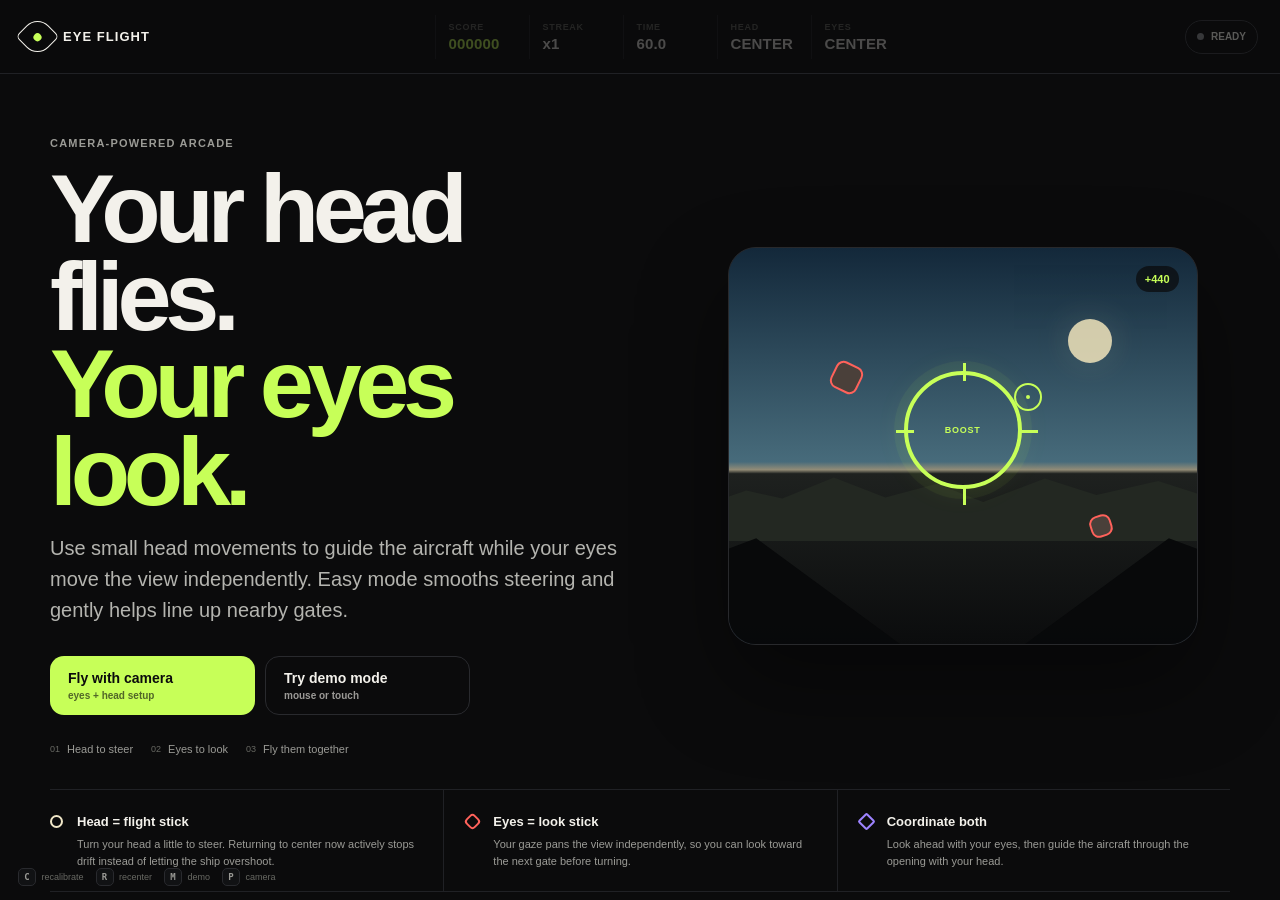
<file: index.html>
<!doctype html>
<html lang="en">
<head>
  <meta charset="utf-8" />
  <meta name="viewport" content="width=device-width,initial-scale=1,viewport-fit=cover,user-scalable=no" />
  <meta name="theme-color" content="#0b0b0c" />
  <meta name="description" content="Eye Flight is a first-person flying game where calibrated 3D head pose steers the aircraft and your eyes control the view." />
  <meta property="og:title" content="Eye Flight — Head Steers, Eyes Look" />
  <meta property="og:description" content="Move your head to fly the ship. Move your eyes to look around. Two independent controls, like left and right thumbsticks." />
  <meta property="og:type" content="website" />
  <meta name="twitter:card" content="summary" />
  <meta name="mobile-web-app-capable" content="yes" />
  <meta name="apple-mobile-web-app-capable" content="yes" />
  <meta name="apple-mobile-web-app-status-bar-style" content="black-translucent" />
  <link rel="manifest" href="./site.webmanifest" />
  <link rel="icon" href="./favicon.svg" type="image/svg+xml" />
  <link rel="stylesheet" href="./styles.css" />
  <title>Eye Flight — Head Steers, Eyes Look</title>
  <script>
  (function(){
    window.__eyeFlightBooted=false;
    function fail(message){
      var screen=document.getElementById("errorScreen");
      if(!screen)return;
      document.querySelectorAll(".screen").forEach(function(n){n.classList.remove("active")});
      document.getElementById("errorTitle").textContent="Eye Flight couldn't start";
      document.getElementById("errorMessage").textContent=message||"Something stopped the app before it finished loading.";
      document.getElementById("errorSteps").innerHTML="Reload this page in a current browser. If you use a content blocker, allow scripts and camera access for this site.";
      screen.classList.add("active");
    }
    window.addEventListener("error",function(e){if(!window.__eyeFlightBooted)fail(e.message)});
    window.addEventListener("unhandledrejection",function(e){
      if(!window.__eyeFlightBooted){
        var r=e.reason;fail(r&&r.message?r.message:String(r||"Startup failed."));
      }
    });
    window.addEventListener("DOMContentLoaded",function(){
      setTimeout(function(){if(!window.__eyeFlightBooted)fail("Eye Flight did not finish initializing.")},1800);
    });
  })();
  </script>
</head>
<body data-state="intro">
<div id="app">
  <video id="webcam" autoplay playsinline muted></video>
  <canvas id="probeCanvas" width="128" height="48"></canvas>
  <canvas id="gameCanvas"></canvas>

  <div id="gazeCursor" class="gaze-cursor" aria-hidden="true">
    <span class="cursor-ring"></span>
    <span class="cursor-dot"></span>
  </div>

  <header class="topbar">
    <a class="brand" href="#" aria-label="Eye Flight home">
      <span class="brand-icon" aria-hidden="true"><i></i></span>
      <span class="brand-name">EYE FLIGHT</span>
    </a>
    <div class="hud" aria-label="Game status">
      <div class="hud-item hud-score"><span>SCORE</span><b id="score">000000</b></div>
      <div class="hud-item"><span>STREAK</span><b id="combo">x1</b></div>
      <div class="hud-item"><span>TIME</span><b id="timer">60.0</b></div>
      <div class="hud-item hud-tech"><span>HEAD</span><b id="sensorMode">CENTER</b></div>
      <div class="hud-item hud-tech"><span id="precisionRate">EYES</span><b id="skipRate">LOOK</b></div>
    </div>
    <div class="top-actions">
      <div class="status-chip"><i id="modeDot"></i><span id="statePill">READY</span></div>
      <button id="recenterBtn" class="top-button recenter-button" type="button">Center</button>
      <button id="mobileCamBtn" class="top-button" type="button">Camera</button>
    </div>
  </header>

  <aside class="camera-card" id="cameraCard">
    <div class="camera-card-head">
      <div><small>CAMERA</small><strong>Live preview</strong></div>
      <button id="togglePreviewBtn" class="plain-icon" type="button" aria-label="Hide camera preview">−</button>
    </div>
    <div class="preview-wrap">
      <canvas id="previewCanvas" width="256" height="144"></canvas>
      <span class="live-label"><i></i>LIVE</span>
    </div>
    <label for="cameraSelect">Choose camera</label>
    <select id="cameraSelect" aria-label="Choose camera"></select>

    <div class="control-settings">
      <label for="steeringSelect">Steering feel</label>
      <select id="steeringSelect" aria-label="Steering feel">
        <option value="easy" selected>Easy — smooth + assisted</option>
        <option value="balanced">Balanced</option>
        <option value="direct">Direct — fast response</option>
      </select>

      <label for="lookSelect">Eye look</label>
      <select id="lookSelect" aria-label="Eye look feel">
        <option value="stable" selected>Stable — less jitter</option>
        <option value="normal">Normal</option>
        <option value="quick">Quick — faster camera</option>
      </select>
    </div>

    <p id="cameraStatus" class="camera-status">Waiting for camera…</p>
    <small class="camera-note">Easy steering is recommended while you learn the controls. Video stays in your browser.</small>
  </aside>

  <section class="screen active intro-screen" id="introScreen">
    <main class="landing">
      <div class="hero-copy">
        <p class="eyebrow">CAMERA-POWERED ARCADE</p>
        <h1>Your head flies.<br><em>Your eyes look.</em></h1>
        <p class="hero-lede">Use small head movements to guide the aircraft while your eyes move the view independently. Easy mode smooths steering and gently helps line up nearby gates.</p>
        <div class="hero-actions">
          <button id="startBtn" class="button button-primary" type="button"><span>Fly with camera</span><small>eyes + head setup</small></button>
          <button id="mouseBtn" class="button button-secondary" type="button"><span>Try demo mode</span><small>mouse or touch</small></button>
        </div>
        <div class="hero-meta">
          <span><i>01</i> Head to steer</span>
          <span><i>02</i> Eyes to look</span>
          <span><i>03</i> Fly them together</span>
        </div>
      </div>

      <div class="hero-visual" aria-hidden="true">
        <div class="demo-stage flight-demo">
          <div class="demo-sky"></div>
          <div class="demo-sun"></div>
          <div class="demo-ridge"></div>
          <div class="demo-flight-gate"><span>BOOST</span></div>
          <div class="demo-debris d1"></div>
          <div class="demo-debris d2"></div>
          <div class="demo-flight-gaze"></div>
          <div class="demo-cockpit left"></div>
          <div class="demo-cockpit right"></div>
          <div class="demo-score">+440</div>
        </div>
      </div>

      <div class="how-row">
        <article><span class="how-mark cyan"></span><div><strong>Head = flight stick</strong><p>Turn your head a little to steer. Returning to center now actively stops drift instead of letting the ship overshoot.</p></div></article>
        <article><span class="how-mark red"></span><div><strong>Eyes = look stick</strong><p>Your gaze pans the view independently, so you can look toward the next gate before turning.</p></div></article>
        <article><span class="how-mark violet"></span><div><strong>Coordinate both</strong><p>Look ahead with your eyes, then guide the aircraft through the opening with your head.</p></div></article>
      </div>

      <div id="mobileHint" class="mobile-hint">On phones, keep the selfie camera near eye level. The phone stays still; small head movements steer while your eyes control the view.</div>
      <div class="landing-foot"><span>Camera processing happens in-browser.</span><a href="./privacy.html" target="_blank" rel="noopener">Privacy</a></div>
    </main>
  </section>

  <section class="screen loading-screen" id="loadingScreen">
    <div class="modal-card loading-card">
      <div class="loader-mark"><i></i></div>
      <p class="eyebrow">SETTING UP</p>
      <h2 id="loadingTitle">Starting camera…</h2>
      <p id="loadingDetail">Checking browser support.</p>
      <div class="step-line"><i></i></div>
      <button id="loadingBackBtn" class="text-button" type="button">Cancel</button>
    </div>
  </section>

  <section class="screen calibration-screen" id="calibrationScreen">
    <div class="cal-copy">
      <div><p class="eyebrow" id="calEyebrow">PERSONAL GAZE SETUP</p><h2>Follow each dot with your eyes</h2><p id="calDescription">Keep your head still for eye calibration. Once you launch, head movement becomes the flight control.</p></div>
      <div class="cal-count"><span id="calStage">MAP</span><b id="calCounter">1 / 21</b></div>
    </div>
    <div id="calPoint" class="cal-point"><span class="cal-ring"></span><i></i></div>
    <div id="calWarning" class="warning"><strong>Can't see your eyes clearly.</strong><span>Face the camera and use even front lighting.</span></div>
    <div class="cal-bottom">
      <div class="progress"><i id="calProgress"></i></div>
      <div><span id="calBottomHint">Eyes only. Keep your head steady.</span><button id="calRestartBtn" class="text-button" type="button">Restart</button></div>
    </div>
  </section>

  <section class="screen ready-screen" id="readyScreen">
    <div class="ready-copy"><p class="eyebrow">READY</p><h2>Dual controls are ready.</h2><p>Center your head, look at the target, and hold to launch.</p></div>
    <div id="readyTarget" class="ready-target"><div id="readyProgress" class="ready-progress"></div><span class="ready-dot"></span><strong>LOOK HERE</strong></div>
    <div class="quality-card"><span>SETUP QUALITY</span><b id="qualityLabel">CALIBRATED</b><small id="qualityText">Look at the center and hold to begin.</small></div>
  </section>

  <section class="screen gameover-screen" id="gameOverScreen">
    <div class="results">
      <div class="results-score">
        <p class="eyebrow">FLIGHT COMPLETE</p><span>YOUR SCORE</span><h2 id="finalScore">000000</h2><p id="adaptiveSummary"></p>
        <div class="result-actions">
          <button id="replayBtn" class="button button-primary" type="button"><span>Play again</span></button>
          <button id="recalibrateBtn" class="button button-secondary" type="button"><span>Recalibrate</span></button>
        </div>
      </div>
      <div class="result-stats">
        <div><span>GATES</span><b id="statLocks">0</b></div>
        <div><span>BEST STREAK</span><b id="statChain">x0</b></div>
        <div><span>NEAR MISSES</span><b id="statSaccades">0</b></div>
        <div><span>BOOSTS</span><b id="statCaches">0</b></div>
        <div><span>PERFECT GATES</span><b id="statOverdrives">0</b></div>
        <div><span>VISION READS</span><b id="statPrecision">0</b></div>
      </div>
    </div>
  </section>

  <section class="screen error-screen" id="errorScreen">
    <div class="modal-card error-card">
      <div class="error-mark">!</div><p class="eyebrow">CAN'T CONTINUE</p><h2 id="errorTitle">Eye Flight couldn't start</h2><p id="errorMessage"></p><div id="errorSteps" class="error-steps"></div>
      <div class="error-actions"><button id="retryBtn" class="button button-primary" type="button"><span>Try again</span></button><button id="errorMouseBtn" class="button button-secondary" type="button"><span>Use demo mode</span></button></div>
    </div>
  </section>

  <div id="toast" class="toast" role="status" aria-live="polite"></div>
  <div id="overdriveBadge" class="overdrive-badge"><span>BOOST</span><b id="overdriveTime">6.0</b><small>×2</small></div>

  <footer class="footer">
    <span><kbd>C</kbd> recalibrate</span><span><kbd>R</kbd> recenter</span><span><kbd>M</kbd> demo</span><span><kbd>P</kbd> camera</span>
  </footer>
</div>
<script src="./app.js" defer></script>
</body>
</html>
</file>
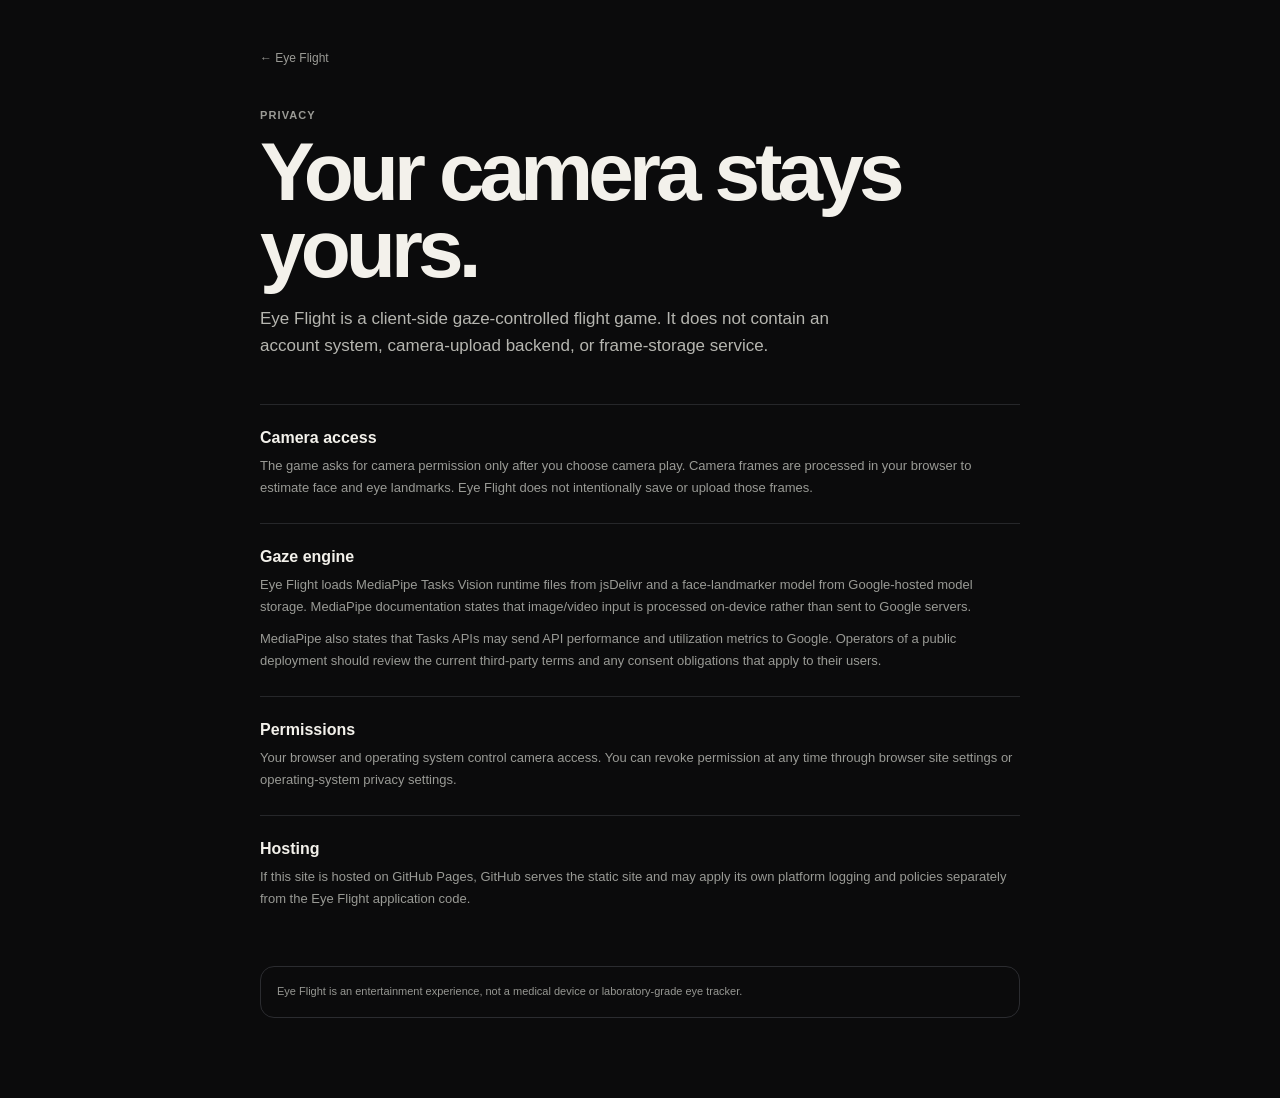
<file: privacy.html>
<!doctype html>
<html lang="en"><head><meta charset="utf-8"/><meta name="viewport" content="width=device-width,initial-scale=1,viewport-fit=cover"/><meta name="theme-color" content="#0b0b0c"/><link rel="icon" href="./favicon.svg" type="image/svg+xml"/><title>Eye Flight — Privacy</title>
<style>
:root{color-scheme:dark;font-family:Inter,ui-sans-serif,-apple-system,BlinkMacSystemFont,"Segoe UI",Roboto,Helvetica,Arial,sans-serif;background:#0b0b0c;color:#f3f1eb}*{box-sizing:border-box}body{margin:0;background:#0b0b0c}main{width:min(760px,calc(100% - 32px));margin:0 auto;padding:48px 0 80px}.back{display:inline-block;margin-bottom:44px;color:#9b9b96;text-decoration:none;font-size:12px}.back:hover{color:#f3f1eb}.eyebrow{margin:0;color:#9b9b96;font-size:11px;font-weight:800;letter-spacing:.1em}h1{margin:12px 0 18px;font-size:clamp(48px,8vw,82px);line-height:.94;letter-spacing:-.06em}.lead{max-width:620px;margin:0 0 44px;color:#b6b6b0;font-size:17px;line-height:1.6}section{padding:24px 0;border-top:1px solid #26272a}section h2{margin:0 0 8px;font-size:16px}section p{margin:0;color:#999a95;font-size:13px;line-height:1.7}section p+p{margin-top:10px}strong{color:#e9e7e1}.note{margin-top:32px;padding:16px;border:1px solid #2b2c30;border-radius:14px;color:#969792;font-size:11px;line-height:1.6}
</style></head><body><main>
<a class="back" href="./">← Eye Flight</a><p class="eyebrow">PRIVACY</p><h1>Your camera stays yours.</h1>
<p class="lead">Eye Flight is a client-side gaze-controlled flight game. It does not contain an account system, camera-upload backend, or frame-storage service.</p>
<section><h2>Camera access</h2><p>The game asks for camera permission only after you choose camera play. Camera frames are processed in your browser to estimate face and eye landmarks. Eye Flight does not intentionally save or upload those frames.</p></section>
<section><h2>Gaze engine</h2><p>Eye Flight loads MediaPipe Tasks Vision runtime files from jsDelivr and a face-landmarker model from Google-hosted model storage. MediaPipe documentation states that image/video input is processed on-device rather than sent to Google servers.</p><p>MediaPipe also states that Tasks APIs may send API performance and utilization metrics to Google. Operators of a public deployment should review the current third-party terms and any consent obligations that apply to their users.</p></section>
<section><h2>Permissions</h2><p>Your browser and operating system control camera access. You can revoke permission at any time through browser site settings or operating-system privacy settings.</p></section>
<section><h2>Hosting</h2><p>If this site is hosted on GitHub Pages, GitHub serves the static site and may apply its own platform logging and policies separately from the Eye Flight application code.</p></section>
<div class="note">Eye Flight is an entertainment experience, not a medical device or laboratory-grade eye tracker.</div>
</main></body></html>
</file>
<file: styles.css>
:root{
  --bg:#0b0b0c;--panel:#151618;--panel2:#1a1b1e;--line:#292a2e;--line2:#202125;
  --text:#f3f1eb;--muted:#9b9b96;--muted2:#686963;--lime:#c7ff58;--red:#ff625b;--violet:#9d83ff;--cream:#f0e7c8;
  --topbar:74px;--safe-top:env(safe-area-inset-top,0px);--safe-right:env(safe-area-inset-right,0px);
  --safe-bottom:env(safe-area-inset-bottom,0px);--safe-left:env(safe-area-inset-left,0px);
  color-scheme:dark;font-family:Inter,ui-sans-serif,-apple-system,BlinkMacSystemFont,"Segoe UI",Roboto,Helvetica,Arial,sans-serif;
}
*{box-sizing:border-box} html,body,#app{width:100%;height:100%;margin:0} html,body{background:var(--bg)}
body{overflow:hidden;color:var(--text);-webkit-font-smoothing:antialiased;text-rendering:optimizeLegibility}
button,select{font:inherit} button{cursor:pointer} a{color:inherit}
#app{position:relative;height:100dvh;overflow:hidden;background:var(--bg)}
#webcam,#probeCanvas{position:fixed;left:-10000px;top:-10000px;width:2px;height:2px;opacity:0;pointer-events:none}
#gameCanvas{position:absolute;inset:0;width:100%;height:100%;display:block;z-index:1}

/* top bar */
.topbar{
  position:absolute;z-index:30;left:0;right:0;top:0;height:calc(var(--topbar) + var(--safe-top));
  padding:var(--safe-top) max(22px,var(--safe-right)) 0 max(22px,var(--safe-left));
  display:flex;align-items:center;gap:24px;background:rgba(11,11,12,.96);border-bottom:1px solid var(--line2)
}
.brand{display:flex;align-items:center;gap:10px;text-decoration:none;white-space:nowrap}
.brand-icon{width:31px;height:31px;border:1.5px solid var(--text);border-radius:50% 16% 50% 16%;transform:rotate(45deg);display:grid;place-items:center}
.brand-icon i{width:8px;height:8px;border-radius:50%;background:var(--lime);display:block}
.brand-name{font-size:13px;font-weight:800;letter-spacing:.08em}
.hud{flex:1;display:flex;justify-content:center;gap:6px;min-width:0}
.hud-item{min-width:88px;padding:7px 12px;border-left:1px solid var(--line2)}
.hud-item span{display:block;font-size:9px;color:var(--muted2);letter-spacing:.08em;font-weight:700}
.hud-item b{display:block;margin-top:3px;font-size:15px;letter-spacing:.01em}
.hud-score b{color:var(--lime)}
.top-actions{margin-left:auto;display:flex;align-items:center;gap:8px}
.status-chip{display:flex;align-items:center;gap:7px;height:34px;padding:0 11px;border:1px solid var(--line);border-radius:999px;color:var(--muted);font-size:10px;font-weight:700}
.status-chip i{width:7px;height:7px;border-radius:50%;background:#5b5c5f}
body[data-state=play] .status-chip i{background:var(--lime)}
body[data-state=calibrate] .status-chip i,body[data-state=validate] .status-chip i,body[data-state=headsetup] .status-chip i{background:var(--violet)}
.top-button{display:none;height:34px;padding:0 12px;border:1px solid var(--line);border-radius:10px;background:var(--panel);color:var(--text);font-size:11px;font-weight:700}

/* generic */
.screen{position:absolute;z-index:20;left:0;right:0;top:calc(var(--topbar) + var(--safe-top));bottom:0;display:none;overflow:auto;background:var(--bg)}
.screen.active{display:block}
.eyebrow{margin:0;color:var(--muted);font-size:11px;font-weight:800;letter-spacing:.11em}
.button{border:0;border-radius:14px;min-height:56px;padding:13px 18px;text-align:left;transition:transform .15s ease,background .15s ease,border-color .15s ease}
.button span{display:block;font-size:14px;font-weight:800}.button small{display:block;margin-top:4px;font-size:10px;font-weight:600;opacity:.62}
.button-primary{background:var(--lime);color:#0b0b0c}.button-primary:hover{background:#d3ff79;transform:translateY(-1px)}
.button-secondary{background:transparent;color:var(--text);border:1px solid var(--line)}.button-secondary:hover{background:var(--panel);transform:translateY(-1px)}
.text-button{border:0;padding:6px 0;background:transparent;color:var(--muted);font-size:11px;font-weight:700}.text-button:hover{color:var(--text)}
button:focus-visible,select:focus-visible,a:focus-visible{outline:2px solid var(--lime);outline-offset:3px}

/* landing */
.intro-screen{background:var(--bg)}
.landing{
  width:min(1180px,calc(100% - 44px));min-height:calc(100% - 34px);margin:0 auto;padding:clamp(48px,7vh,86px) 0 34px;
  display:grid;grid-template-columns:1.05fr .95fr;grid-template-areas:"copy visual" "how how" "mobile mobile" "foot foot";
  gap:34px 54px;align-items:center
}
.hero-copy{grid-area:copy;align-self:center}
.hero-copy h1{margin:16px 0 18px;font-size:clamp(58px,7.6vw,104px);line-height:.9;letter-spacing:-.065em;font-weight:800}
.hero-copy h1 em{color:var(--lime);font-style:normal}
.hero-lede{width:min(620px,100%);margin:0;color:#b4b4af;font-size:clamp(16px,1.7vw,20px);line-height:1.55}
.hero-actions{display:flex;gap:10px;margin-top:30px}.hero-actions .button{min-width:205px}
.hero-meta{display:flex;flex-wrap:wrap;gap:10px 18px;margin-top:28px;color:var(--muted);font-size:11px}
.hero-meta span{display:flex;align-items:center;gap:7px}.hero-meta i{font-style:normal;color:var(--muted2);font-size:9px}
.hero-visual{grid-area:visual;display:grid;place-items:center;min-height:430px}
.demo-stage{position:relative;width:min(410px,36vw);aspect-ratio:1;border-radius:50%;background:#111214;border:1px solid #242529;box-shadow:0 40px 100px rgba(0,0,0,.36)}
.demo-stage:before{content:"";position:absolute;inset:11%;border-radius:50%;border:1px solid #202125}
.demo-stage:after{content:"";position:absolute;inset:27%;border-radius:50%;border:1px solid #1d1e21}
.demo-target{position:absolute;width:92px;height:92px;left:50%;top:46%;transform:translate(-50%,-50%);border:2px solid var(--cream);border-radius:50%;display:grid;place-items:center;box-shadow:0 0 0 10px rgba(240,231,200,.04)}
.demo-target span{width:8px;height:8px;border-radius:50%;background:var(--cream)}
.demo-gaze{position:absolute;width:26px;height:26px;left:58%;top:34%;border:2px solid var(--lime);border-radius:50%}.demo-gaze:after{content:"";position:absolute;width:4px;height:4px;border-radius:50%;background:var(--lime);left:9px;top:9px}
.demo-danger{position:absolute;width:28px;height:28px;background:var(--red);border-radius:7px;transform:rotate(45deg)}.d1{left:18%;top:26%}.d2{right:17%;bottom:25%}
.demo-shard{position:absolute;width:18px;height:18px;border:2px solid var(--violet);transform:rotate(45deg)}.s1{left:26%;bottom:21%}.s2{right:21%;top:23%}
.demo-score{position:absolute;right:13%;top:50%;font-size:14px;font-weight:800;color:var(--lime)}
.how-row{grid-area:how;display:grid;grid-template-columns:repeat(3,1fr);border-top:1px solid var(--line2);border-bottom:1px solid var(--line2)}
.how-row article{display:flex;gap:14px;padding:22px 22px 22px 0}.how-row article+article{padding-left:22px;border-left:1px solid var(--line2)}
.how-mark{flex:0 0 auto;width:13px;height:13px;margin-top:3px;border-radius:50%;border:2px solid currentColor}.how-mark.cyan{color:var(--cream)}
.how-mark.red{color:var(--red);border-radius:4px;transform:rotate(45deg)}.how-mark.violet{color:var(--violet);border-radius:2px;transform:rotate(45deg)}
.how-row strong{font-size:13px}.how-row p{margin:6px 0 0;color:var(--muted);font-size:11px;line-height:1.5}
.mobile-hint{grid-area:mobile;display:none;color:var(--muted);font-size:11px;line-height:1.5}
.landing-foot{grid-area:foot;display:flex;justify-content:space-between;gap:20px;color:var(--muted2);font-size:10px}.landing-foot a{text-decoration:none;color:var(--muted)}.landing-foot a:hover{color:var(--text)}

/* camera */
.camera-card{position:absolute;z-index:55;right:18px;top:calc(var(--topbar) + var(--safe-top) + 14px);width:286px;display:none;padding:14px;border:1px solid var(--line);border-radius:18px;background:#111214;box-shadow:0 24px 80px rgba(0,0,0,.48)}
.camera-card.visible{display:block}.camera-card-head{display:flex;align-items:center;justify-content:space-between;margin-bottom:10px}
.camera-card-head small{display:block;color:var(--muted2);font-size:8px;font-weight:800;letter-spacing:.08em}.camera-card-head strong{display:block;margin-top:2px;font-size:12px}
.plain-icon{width:31px;height:31px;border:1px solid var(--line);border-radius:9px;background:transparent;color:var(--text)}
.preview-wrap{position:relative;overflow:hidden;border-radius:12px;background:#050505}#previewCanvas{display:block;width:100%;height:auto;transform:scaleX(-1)}
.live-label{position:absolute;left:8px;bottom:8px;display:flex;align-items:center;gap:5px;padding:4px 6px;background:rgba(0,0,0,.64);border-radius:999px;font-size:8px;font-weight:800}
.live-label i{width:6px;height:6px;border-radius:50%;background:var(--lime)}
.camera-card.preview-hidden .preview-wrap{display:none}.camera-card label{display:block;margin:12px 0 6px;color:var(--muted);font-size:10px;font-weight:700}
.camera-card select{width:100%;border:1px solid var(--line);background:#0e0f10;color:var(--text);border-radius:10px;padding:10px 11px;outline:none}
.control-settings{display:grid;grid-template-columns:1fr;gap:0;margin-top:8px;padding-top:4px;border-top:1px solid var(--line2)}
.control-settings label{margin-top:9px}
.camera-status{margin:10px 0 0;color:var(--muted);font-size:10px}.camera-note{display:block;margin-top:6px;color:var(--muted2);line-height:1.45}

/* modal/error */
.loading-screen,.error-screen{display:none;place-items:center;padding:26px}.loading-screen.active,.error-screen.active{display:grid}
.modal-card{width:min(520px,100%);border:1px solid var(--line);border-radius:22px;background:var(--panel);padding:34px}.loading-card{text-align:center}
.loader-mark{width:52px;height:52px;margin:0 auto 22px;border:1px solid #303136;border-radius:50%;display:grid;place-items:center}.loader-mark i{width:14px;height:14px;border-radius:50%;background:var(--lime);animation:loaderPulse 1s ease-in-out infinite alternate}
@keyframes loaderPulse{to{transform:scale(.65);opacity:.45}}
.loading-card h2,.error-card h2{margin:10px 0 8px;font-size:30px;letter-spacing:-.035em}.loading-card>p:not(.eyebrow),.error-card>p:not(.eyebrow){margin:0;color:var(--muted);line-height:1.5}
.step-line{height:3px;margin:28px 0 18px;background:#222327;overflow:hidden;border-radius:999px}.step-line i{display:block;width:38%;height:100%;background:var(--lime);animation:loadSlide 1.2s ease-in-out infinite alternate}
@keyframes loadSlide{to{transform:translateX(165%)}}
.error-mark{width:42px;height:42px;margin-bottom:20px;border-radius:50%;border:1px solid #733633;color:var(--red);display:grid;place-items:center;font-weight:900}
.error-steps{margin:18px 0;padding:14px;background:#101113;border-radius:12px;color:#b5b5b0;font-size:11px;line-height:1.55}.error-actions{display:flex;gap:8px}.error-actions .button{flex:1}

/* calibration */
.calibration-screen{overflow:hidden;background:#0b0b0c}.cal-copy{position:absolute;z-index:3;left:26px;right:26px;top:24px;display:flex;align-items:flex-start;justify-content:space-between;gap:24px}
.cal-copy h2{margin:7px 0 5px;font-size:24px;letter-spacing:-.03em}.cal-copy>div>p:last-child{margin:0;color:var(--muted);font-size:11px}
.cal-count{min-width:110px;text-align:right}.cal-count span{display:block;color:var(--muted2);font-size:9px;font-weight:800}.cal-count b{display:block;margin-top:4px;font-size:16px}
.cal-point{position:fixed;z-index:32;width:66px;height:66px;margin:-33px 0 0 -33px;border-radius:50%}.cal-ring{position:absolute;inset:0;border:2px solid var(--cream);border-radius:50%;box-shadow:0 0 0 8px rgba(240,231,200,.04);animation:calBreath 1s ease-in-out infinite alternate}
@keyframes calBreath{to{transform:scale(.88);opacity:.72}}.cal-point i{position:absolute;left:29px;top:29px;width:8px;height:8px;border-radius:50%;background:var(--lime)}
.warning{position:absolute;z-index:3;left:50%;bottom:92px;transform:translateX(-50%);width:min(520px,calc(100% - 32px));display:flex;gap:8px;align-items:center;justify-content:center;padding:10px 12px;border-radius:10px;background:#2a1515;color:#ffb1ac;font-size:10px;opacity:0;transition:opacity .15s}
.warning.visible{opacity:1}.warning span{color:#d58f8b}.warning.guidance{background:#171b12;color:#d7ecae}.warning.guidance span{color:#9fb17d}
.cal-bottom{position:absolute;z-index:3;left:50%;bottom:20px;transform:translateX(-50%);width:min(580px,calc(100% - 36px))}
.progress{height:4px;background:#242529;overflow:hidden;border-radius:999px}.progress i{display:block;width:0;height:100%;background:var(--lime);transition:width .16s}
.cal-bottom>div:last-child{display:flex;justify-content:space-between;align-items:center;margin-top:8px;color:var(--muted);font-size:10px}

/* ready */
.ready-screen{overflow:hidden;background:#0b0b0c}.ready-copy{position:absolute;top:34px;left:50%;width:min(620px,calc(100% - 40px));transform:translateX(-50%);text-align:center}
.ready-copy h2{margin:7px 0 5px;font-size:30px;letter-spacing:-.04em}.ready-copy>p:last-child{margin:0;color:var(--muted);font-size:12px}
.ready-target{position:fixed;width:190px;height:190px;margin:-95px 0 0 -95px;border-radius:50%;border:1px solid #37383c;display:grid;place-items:center}
.ready-target:before{content:"";position:absolute;inset:18px;border:1px solid #25262a;border-radius:50%}.ready-target strong{position:absolute;bottom:43px;font-size:10px;letter-spacing:.08em}
.ready-dot{width:12px;height:12px;border-radius:50%;background:var(--lime)}
.ready-progress{position:absolute;inset:-8px;border-radius:50%;--p:0deg;background:conic-gradient(var(--lime) var(--p),#1e1f22 0);-webkit-mask:radial-gradient(transparent 73%,#000 74%);mask:radial-gradient(transparent 73%,#000 74%)}
.quality-card{position:absolute;left:50%;bottom:28px;width:min(390px,calc(100% - 36px));transform:translateX(-50%);text-align:center}
.quality-card span{display:block;color:var(--muted2);font-size:8px;font-weight:800;letter-spacing:.08em}.quality-card b{display:block;margin-top:5px;font-size:11px}.quality-card small{display:block;margin-top:4px;color:var(--muted)}

/* cursor */
.gaze-cursor{position:fixed;z-index:70;left:50%;top:50%;width:34px;height:34px;margin:-17px 0 0 -17px;pointer-events:none;opacity:0;transform:scale(.8);transition:opacity .08s linear,transform .08s linear}
.gaze-cursor.visible{opacity:1;transform:scale(1)}.cursor-ring{position:absolute;inset:7px;border:2px solid var(--lime);border-radius:50%}.cursor-dot{position:absolute;left:15px;top:15px;width:4px;height:4px;border-radius:50%;background:var(--lime)}
.gaze-cursor.lost .cursor-ring{border-color:var(--red)}.gaze-cursor.lost .cursor-dot{background:var(--red)}
body[data-state=intro] .gaze-cursor,body[data-state=loading] .gaze-cursor,body[data-state=calibrate] .gaze-cursor,body[data-state=validate] .gaze-cursor,body[data-state=headsetup] .gaze-cursor,body[data-state=gameover] .gaze-cursor,body[data-state=error] .gaze-cursor{opacity:0!important}

/* results */
.gameover-screen{padding:clamp(28px,6vh,64px) 28px}.results{width:min(920px,100%);margin:0 auto;display:grid;grid-template-columns:1.05fr .95fr;gap:16px}
.results-score,.result-stats{border:1px solid var(--line);border-radius:22px;background:var(--panel)}.results-score{padding:36px}.results-score>span{display:block;margin-top:28px;color:var(--muted);font-size:10px;font-weight:800}
.results-score h2{margin:4px 0 10px;color:var(--lime);font-size:clamp(58px,8vw,90px);line-height:1;letter-spacing:-.06em}
.results-score>p:last-of-type{min-height:32px;color:var(--muted);font-size:11px;line-height:1.5}.result-actions{display:flex;gap:8px;margin-top:24px}.result-actions .button{flex:1}
.result-stats{padding:10px;display:grid;grid-template-columns:repeat(2,1fr);gap:8px}.result-stats div{min-height:96px;padding:16px;border:1px solid var(--line2);border-radius:14px;background:#121315}
.result-stats span{display:block;color:var(--muted2);font-size:8px;font-weight:800;letter-spacing:.08em}.result-stats b{display:block;margin-top:10px;font-size:22px}

/* transient */
.toast{position:absolute;z-index:80;top:calc(var(--topbar) + var(--safe-top) + 14px);left:50%;transform:translate(-50%,-5px);padding:9px 13px;border-radius:999px;background:var(--text);color:#0b0b0c;font-size:10px;font-weight:800;opacity:0;transition:.12s;pointer-events:none}
.toast.visible{opacity:1;transform:translate(-50%,0)}
.overdrive-badge{position:absolute;z-index:45;top:calc(var(--topbar) + var(--safe-top) + 14px);left:50%;transform:translateX(-50%);display:none;align-items:center;gap:8px;padding:9px 12px;border-radius:999px;background:var(--violet);color:#0b0b0c;font-size:10px;font-weight:900}
.overdrive-badge.visible{display:flex}.overdrive-badge b{font-size:12px}.overdrive-badge small{font-size:9px}
.footer{position:absolute;z-index:25;left:18px;bottom:max(14px,var(--safe-bottom));display:flex;gap:12px;color:var(--muted2);font-size:9px}
kbd{display:inline-grid;place-items:center;min-width:18px;height:18px;margin-right:3px;border:1px solid var(--line);border-radius:5px;background:#111214;color:var(--muted);font:700 9px ui-monospace,monospace}
body[data-state=intro] .hud{opacity:.28}body[data-state=intro] .status-chip{opacity:.55}body[data-state=play] .hud-score b{font-size:18px}

/* responsive */
@media(max-width:980px){.hud-tech{display:none}.landing{grid-template-columns:1fr .82fr;gap:30px}.hero-copy h1{font-size:clamp(56px,9vw,84px)}.demo-stage{width:min(340px,38vw)}}
@media(max-width:760px),(pointer:coarse){
  :root{--topbar:62px}
  #app{height:100dvh}.topbar{gap:10px;padding-left:max(10px,var(--safe-left));padding-right:max(10px,var(--safe-right))}
  .brand{gap:7px}.brand-icon{width:28px;height:28px}.brand-name{font-size:11px}
  .hud{justify-content:flex-end;gap:0}.hud-item{min-width:auto;padding:5px 9px}.hud-item span{font-size:7px}.hud-item b{font-size:13px}.hud-score b{font-size:14px}
  .hud-item:nth-child(2){display:none}.status-chip{display:none}.top-button{display:block}.footer{display:none}
  .landing{width:min(calc(100% - 28px),620px);min-height:auto;padding:32px 0 calc(34px + var(--safe-bottom));grid-template-columns:1fr;grid-template-areas:"copy" "visual" "how" "mobile" "foot";gap:26px}
  .hero-copy h1{margin-top:13px;font-size:clamp(49px,15vw,72px);line-height:.92}.hero-lede{font-size:15px;line-height:1.52}
  .hero-actions{display:grid;grid-template-columns:1fr}.hero-actions .button{width:100%;min-height:60px}.hero-meta{gap:8px 14px}
  .hero-visual{min-height:0}.demo-stage{width:min(82vw,320px)}.how-row{grid-template-columns:1fr}.how-row article{padding:16px 0}.how-row article+article{padding-left:0;border-left:0;border-top:1px solid var(--line2)}
  .mobile-hint{display:block}.landing-foot{font-size:9px}
  .camera-card.visible{display:none!important;position:fixed;left:10px;right:10px;top:calc(var(--topbar) + var(--safe-top) + 8px);width:auto;max-height:calc(100dvh - var(--topbar) - var(--safe-top) - 18px);overflow:auto}
  .camera-card.visible.mobile-open{display:block!important}.camera-card.visible.mobile-open .preview-wrap{display:block}
  .cal-copy{left:16px;right:16px;top:18px}.cal-copy h2{font-size:19px}.cal-copy>div>p:last-child{max-width:250px;font-size:10px}.cal-count{min-width:76px}.cal-count b{font-size:14px}
  .cal-point{width:72px;height:72px;margin:-36px 0 0 -36px}.cal-point i{left:32px;top:32px}.cal-bottom{bottom:calc(16px + var(--safe-bottom))}
  .ready-copy{top:22px}.ready-copy h2{font-size:24px}.ready-target{width:174px;height:174px;margin:-87px 0 0 -87px}.quality-card{bottom:calc(20px + var(--safe-bottom))}
  .gaze-cursor{width:38px;height:38px;margin:-19px 0 0 -19px}.cursor-ring{inset:8px}.cursor-dot{left:17px;top:17px}
  .gameover-screen{padding:24px 16px calc(30px + var(--safe-bottom))}.results{grid-template-columns:1fr}.results-score{padding:26px 22px}.result-stats{grid-template-columns:repeat(3,1fr)}.result-stats div{min-height:82px;padding:12px}.result-stats b{font-size:18px}
  body[data-state=calibrate] #app,body[data-state=validate] #app,body[data-state=headsetup] #app,body[data-state=ready] #app,body[data-state=play] #app{height:100svh}
}
@media(max-width:420px){.brand-name{display:none}.hud-item{padding-inline:7px}.landing{width:calc(100% - 24px)}.hero-copy h1{font-size:clamp(46px,15vw,64px)}.result-stats{grid-template-columns:repeat(2,1fr)}}
@media(pointer:coarse) and (orientation:landscape) and (max-height:520px){
  :root{--topbar:54px}.landing{width:min(calc(100% - 28px),960px);grid-template-columns:1fr 1fr;grid-template-areas:"copy visual" "foot foot";padding:18px 0 calc(18px + var(--safe-bottom));gap:18px 26px}
  .hero-copy h1{font-size:46px}.hero-lede{font-size:12px}.hero-actions{grid-template-columns:1fr 1fr;margin-top:18px}.hero-meta,.how-row,.mobile-hint{display:none}.demo-stage{width:min(39vh,250px)}
  .cal-copy{top:10px}.cal-copy>div>p:last-child{display:none}.cal-bottom{bottom:8px}.ready-copy{top:10px}.quality-card{bottom:8px}
}
@media(prefers-reduced-motion:reduce){*,*:before,*:after{animation-duration:.001ms!important;animation-iteration-count:1!important;scroll-behavior:auto!important}}


/* ---------- Eye Flight product layer ---------- */
.flight-demo{
  width:min(470px,40vw);
  aspect-ratio:1.18/1;
  border-radius:28px;
  overflow:hidden;
  background:#152738;
  border:1px solid #28292c;
  box-shadow:0 38px 90px rgba(0,0,0,.42);
}
.flight-demo:before,.flight-demo:after{display:none}
.demo-sky{
  position:absolute;
  inset:0;
  background:linear-gradient(180deg,#13283a 0%,#476b7b 54%,#928c77 56%,#1e211f 57%,#0b0c0d 100%);
}
.demo-sun{
  position:absolute;
  width:44px;height:44px;
  border-radius:50%;
  right:18%;top:18%;
  background:#f4e7bd;
  opacity:.84;
  box-shadow:0 0 36px rgba(244,231,189,.16);
}
.demo-ridge{
  position:absolute;
  left:-5%;right:-5%;top:52%;
  height:22%;
  background:#232822;
  clip-path:polygon(0 58%,8% 42%,15% 51%,25% 27%,35% 50%,45% 34%,54% 55%,66% 28%,76% 47%,88% 31%,100% 54%,100% 100%,0 100%);
}
.demo-flight-gate{
  position:absolute;
  width:118px;height:118px;
  left:50%;top:46%;
  transform:translate(-50%,-50%);
  border:4px solid var(--lime);
  border-radius:50%;
  box-shadow:0 0 0 10px rgba(199,255,88,.05),0 0 32px rgba(199,255,88,.08);
}
.demo-flight-gate:before,.demo-flight-gate:after{
  content:"";
  position:absolute;
  background:var(--lime);
}
.demo-flight-gate:before{
  width:18px;height:3px;
  left:-12px;top:55px;
  box-shadow:124px 0 0 var(--lime);
}
.demo-flight-gate:after{
  width:3px;height:18px;
  left:55px;top:-12px;
  box-shadow:0 124px 0 var(--lime);
}
.demo-flight-gate span{
  position:absolute;
  left:50%;top:50%;
  transform:translate(-50%,-50%);
  color:var(--lime);
  font-size:9px;font-weight:900;letter-spacing:.08em;
}
.demo-debris{
  position:absolute;
  width:29px;height:29px;
  border-radius:8px;
  background:#4a403a;
  border:2px solid var(--red);
  transform:rotate(26deg);
}
.demo-debris.d1{left:22%;top:29%}
.demo-debris.d2{right:18%;bottom:27%;width:22px;height:22px;transform:rotate(-18deg)}
.demo-flight-gaze{
  position:absolute;
  width:28px;height:28px;
  left:61%;top:34%;
  border:2px solid var(--lime);
  border-radius:50%;
}
.demo-flight-gaze:after{
  content:"";
  position:absolute;
  width:4px;height:4px;border-radius:50%;
  background:var(--lime);
  left:10px;top:10px;
}
.demo-cockpit{
  position:absolute;
  bottom:-1px;
  width:42%;height:27%;
  background:#08090a;
  opacity:.96;
}
.demo-cockpit.left{left:-5%;clip-path:polygon(0 18%,26% 0,100% 100%,0 100%)}
.demo-cockpit.right{right:-5%;clip-path:polygon(74% 0,100% 18%,100% 100%,0 100%)}
.flight-demo .demo-score{
  top:18px;right:18px;
  padding:7px 9px;
  border-radius:999px;
  background:rgba(11,11,12,.72);
  color:var(--lime);
  font-size:11px;
}

body[data-state=play] .screen{pointer-events:none}
body[data-state=play] .camera-card,
body[data-state=play] .topbar,
body[data-state=play] .toast,
body[data-state=play] .overdrive-badge{pointer-events:auto}

@media(max-width:760px),(pointer:coarse){
  .flight-demo{width:min(92vw,420px);border-radius:22px}
}
@media(pointer:coarse) and (orientation:landscape) and (max-height:520px){
  .flight-demo{width:min(50vh,270px)}
}


.recenter-button{display:none}
body[data-state=ready] .recenter-button,
body[data-state=play] .recenter-button{display:inline-flex;align-items:center;justify-content:center}
@media(max-width:650px){
  .top-actions{gap:5px}
  .recenter-button{height:31px;padding:0 9px;font-size:10px}
}
</file>
